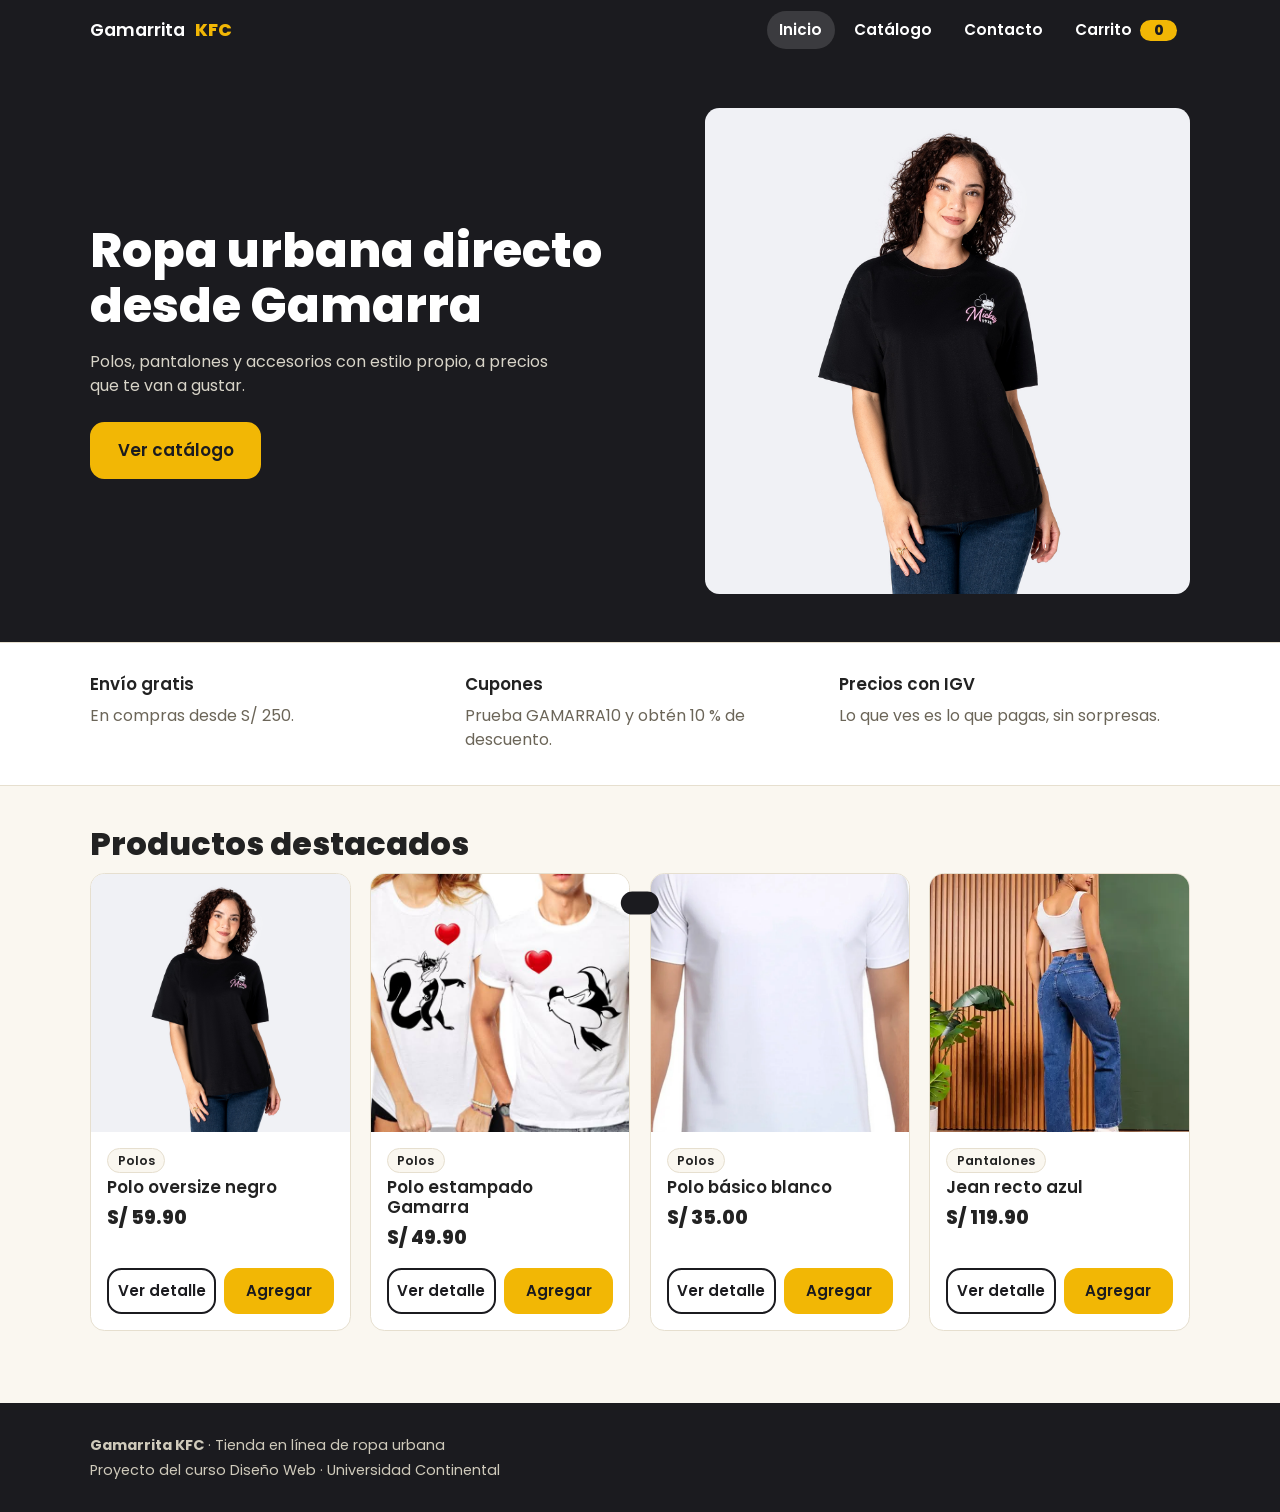
<file: index.html>
<!DOCTYPE html>
<html lang="es">
<head>
  <meta charset="UTF-8">
  <meta name="viewport" content="width=device-width, initial-scale=1.0">
  <title>Inicio · Gamarrita KFC</title>
  <link rel="stylesheet" href="css/variables.css">
  <link rel="stylesheet" href="css/estilos.css">
</head>
<body>

  <header class="cabecera">
    <div class="contenedor barra">
      <a href="index.html" class="logo">Gamarrita <strong>KFC</strong></a>
      <nav aria-label="Principal">
        <ul class="menu">
          <li><a href="index.html" aria-current="page">Inicio</a></li>
          <li><a href="catalogo.html">Catálogo</a></li>
          <li><a href="contacto.html">Contacto</a></li>
          <li><a href="carrito.html">Carrito <span id="contador" class="contador">0</span></a></li>
        </ul>
      </nav>
    </div>
  </header>

  <main>
    <section class="hero">
      <div class="contenedor hero-grid">
        <div>
          <h1>Ropa urbana directo desde Gamarra</h1>
          <p>Polos, pantalones y accesorios con estilo propio, a precios que te van a gustar.</p>
          <a href="catalogo.html" class="btn btn-grande">Ver catálogo</a>
        </div>
        <img src="img/polo-oversize.webp" alt="Polo oversize negro de Gamarrita KFC" width="300" height="300">
      </div>
    </section>

    <section class="beneficios">
      <div class="contenedor beneficios-grid">
        <div>
          <h3>Envío gratis</h3>
          <p>En compras desde S/ 250.</p>
        </div>
        <div>
          <h3>Cupones</h3>
          <p>Prueba GAMARRA10 y obtén 10 % de descuento.</p>
        </div>
        <div>
          <h3>Precios con IGV</h3>
          <p>Lo que ves es lo que pagas, sin sorpresas.</p>
        </div>
      </div>
    </section>

    <section class="seccion">
      <div class="contenedor">
        <h2>Productos destacados</h2>
        <div id="destacados" class="rejilla"></div>
      </div>
    </section>
  </main>

  <footer class="pie">
    <div class="contenedor">
      <p><strong>Gamarrita KFC</strong> · Tienda en línea de ropa urbana</p>
      <p>Proyecto del curso Diseño Web · Universidad Continental</p>
    </div>
  </footer>

  <!-- Ventana de detalle (la usa el botón "Ver detalle" de los destacados) -->
  <dialog id="detalle">
    <button type="button" class="cerrar" data-cerrar aria-label="Cerrar">&times;</button>
    <div id="detalle-contenido" class="detalle-grid"></div>
  </dialog>

  <!-- Mensaje flotante -->
  <div id="aviso" class="aviso" role="status" aria-live="polite"></div>

  <!-- El orden importa: app.js siempre al final -->
  <script src="js/datos.js"></script>
  <script src="js/calculos.js"></script>
  <script src="js/carrito.js"></script>
  <script src="js/app.js"></script>
</body>
</html>
</file>
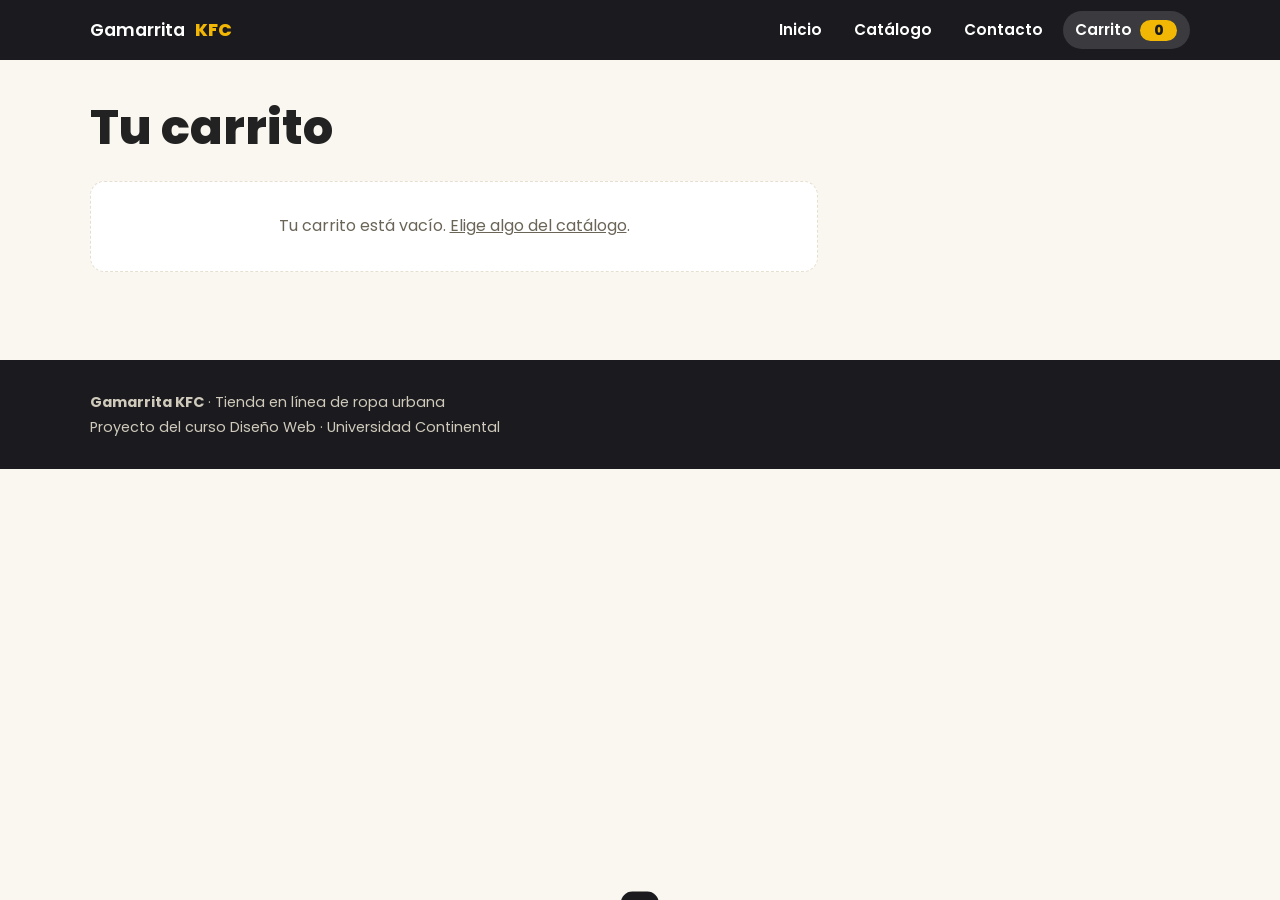
<file: carrito.html>
<!DOCTYPE html>
<html lang="es">
<head>
  <meta charset="UTF-8">
  <meta name="viewport" content="width=device-width, initial-scale=1.0">
  <title>Carrito · Gamarrita KFC</title>
  <link rel="stylesheet" href="css/variables.css">
  <link rel="stylesheet" href="css/estilos.css">
</head>
<body>

  <header class="cabecera">
    <div class="contenedor barra">
      <a href="index.html" class="logo">Gamarrita <strong>KFC</strong></a>
      <nav aria-label="Principal">
        <ul class="menu">
          <li><a href="index.html">Inicio</a></li>
          <li><a href="catalogo.html">Catálogo</a></li>
          <li><a href="contacto.html">Contacto</a></li>
          <li><a href="carrito.html" aria-current="page">Carrito <span id="contador" class="contador">0</span></a></li>
        </ul>
      </nav>
    </div>
  </header>

  <main class="seccion">
    <div class="contenedor">
      <h1>Tu carrito</h1>

      <div class="carrito-grid">
        <div id="lineas-carrito"></div>

        <aside id="resumen" class="resumen" hidden>
          <h2>Resumen</h2>

          <form id="form-cupon" class="form-cupon">
            <label for="cupon">¿Tienes un cupón?</label>
            <div class="fila">
              <input type="text" id="cupon" name="cupon" placeholder="GAMARRA10">
              <button type="submit" class="btn-secundario">Aplicar</button>
            </div>
            <p id="msg-cupon" class="msg-cupon" role="status"></p>
          </form>

          <dl id="resumen-detalle"></dl>

          <button type="button" class="btn btn-grande" data-finalizar>Finalizar compra</button>
          <p class="nota">Proyecto académico: no se realiza ningún cobro real.</p>
        </aside>
      </div>
    </div>
  </main>

  <footer class="pie">
    <div class="contenedor">
      <p><strong>Gamarrita KFC</strong> · Tienda en línea de ropa urbana</p>
      <p>Proyecto del curso Diseño Web · Universidad Continental</p>
    </div>
  </footer>

  <div id="aviso" class="aviso" role="status" aria-live="polite"></div>

  <script src="js/datos.js"></script>
  <script src="js/calculos.js"></script>
  <script src="js/carrito.js"></script>
  <script src="js/app.js"></script>
</body>
</html>
</file>
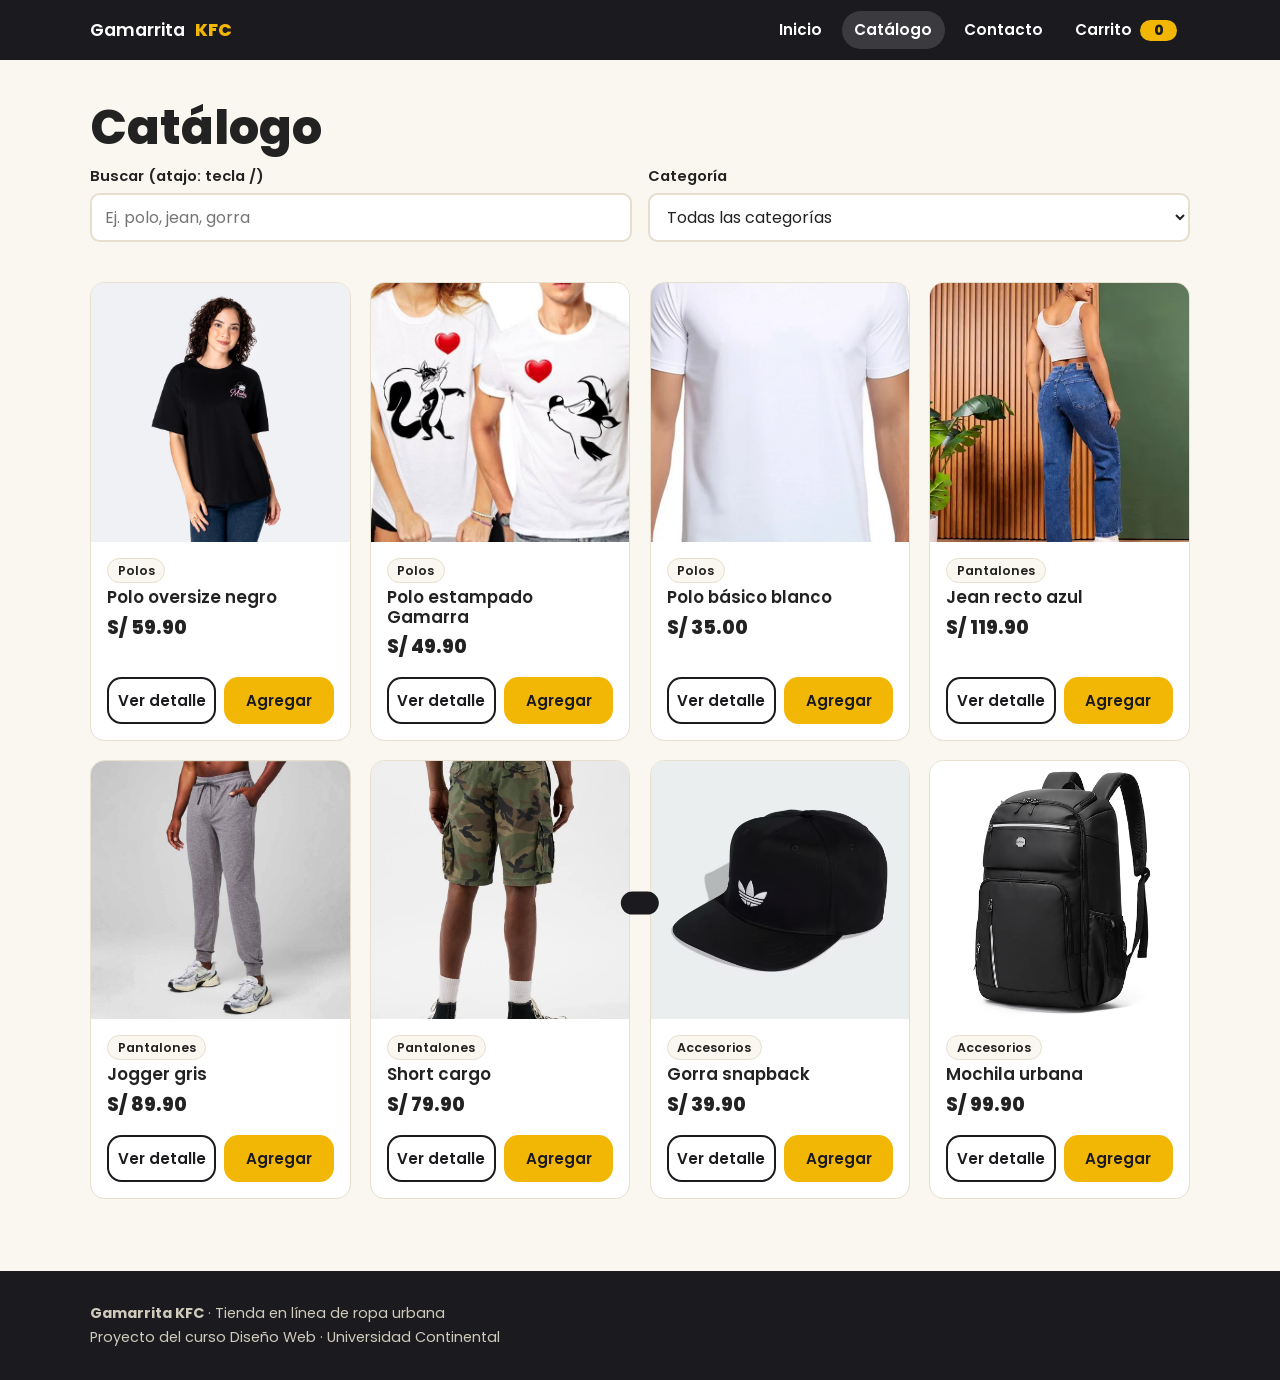
<file: catalogo.html>
<!DOCTYPE html>
<html lang="es">
<head>
  <meta charset="UTF-8">
  <meta name="viewport" content="width=device-width, initial-scale=1.0">
  <title>Catálogo · Gamarrita KFC</title>
  <link rel="stylesheet" href="css/variables.css">
  <link rel="stylesheet" href="css/estilos.css">
</head>
<body>

  <header class="cabecera">
    <div class="contenedor barra">
      <a href="index.html" class="logo">Gamarrita <strong>KFC</strong></a>
      <nav aria-label="Principal">
        <ul class="menu">
          <li><a href="index.html">Inicio</a></li>
          <li><a href="catalogo.html" aria-current="page">Catálogo</a></li>
          <li><a href="contacto.html">Contacto</a></li>
          <li><a href="carrito.html">Carrito <span id="contador" class="contador">0</span></a></li>
        </ul>
      </nav>
    </div>
  </header>

  <main class="seccion">
    <div class="contenedor">
      <h1>Catálogo</h1>

      <div class="filtros">
        <div class="campo">
          <label for="buscador">Buscar (atajo: tecla /)</label>
          <input type="search" id="buscador" placeholder="Ej. polo, jean, gorra">
        </div>
        <div class="campo">
          <label for="filtro-categoria">Categoría</label>
          <select id="filtro-categoria"></select>
        </div>
      </div>

      <div id="catalogo" class="rejilla"></div>
      <p id="sin-resultados" class="vacio" hidden>No encontramos productos con esa búsqueda.</p>
    </div>
  </main>

  <footer class="pie">
    <div class="contenedor">
      <p><strong>Gamarrita KFC</strong> · Tienda en línea de ropa urbana</p>
      <p>Proyecto del curso Diseño Web · Universidad Continental</p>
    </div>
  </footer>

  <dialog id="detalle">
    <button type="button" class="cerrar" data-cerrar aria-label="Cerrar">&times;</button>
    <div id="detalle-contenido" class="detalle-grid"></div>
  </dialog>

  <div id="aviso" class="aviso" role="status" aria-live="polite"></div>

  <script src="js/datos.js"></script>
  <script src="js/calculos.js"></script>
  <script src="js/carrito.js"></script>
  <script src="js/app.js"></script>
</body>
</html>
</file>
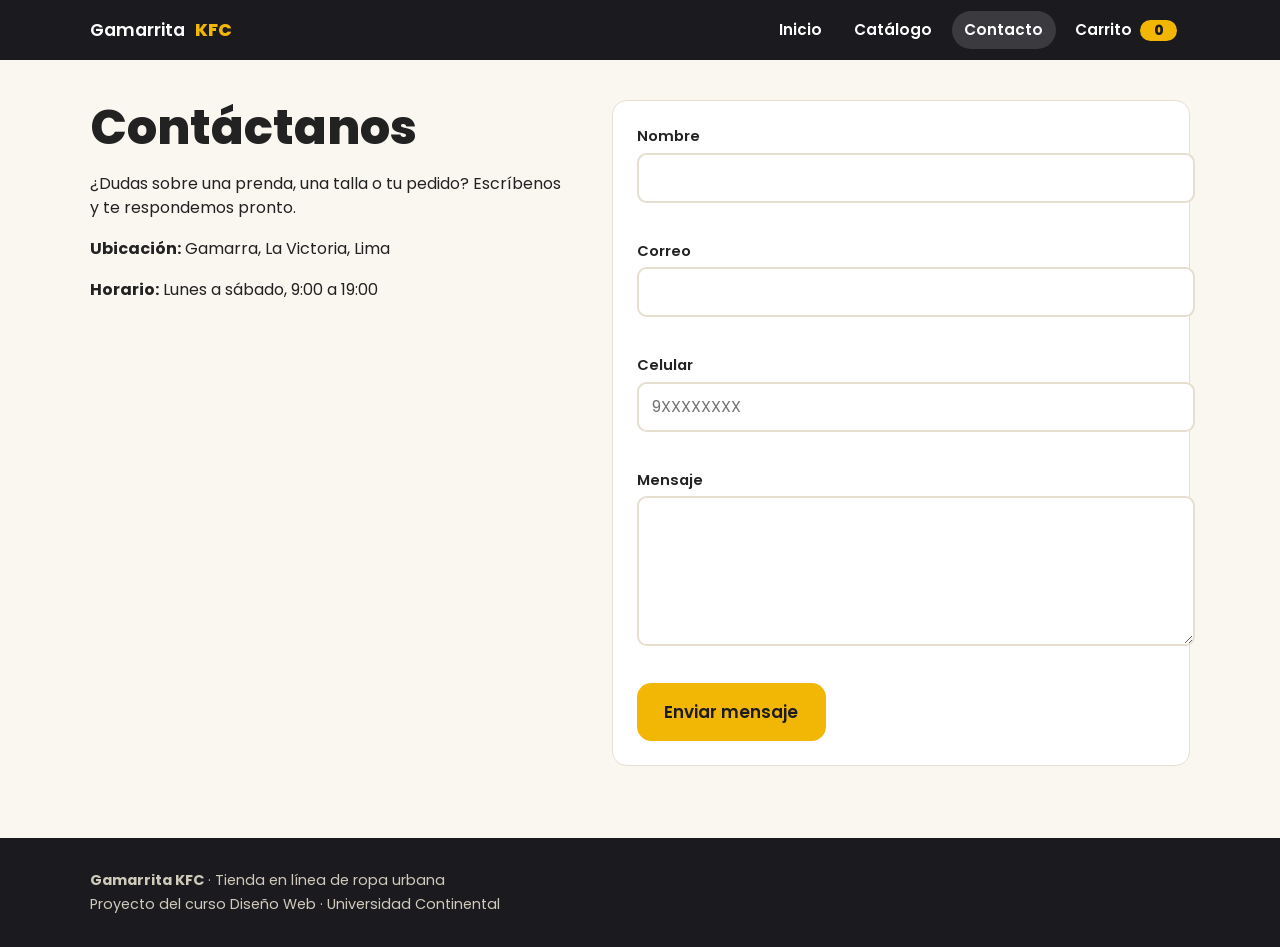
<file: contacto.html>
<!DOCTYPE html>
<html lang="es">
<head>
  <meta charset="UTF-8">
  <meta name="viewport" content="width=device-width, initial-scale=1.0">
  <title>Contacto · Gamarrita KFC</title>
  <link rel="stylesheet" href="css/variables.css">
  <link rel="stylesheet" href="css/estilos.css">
</head>
<body>

  <header class="cabecera">
    <div class="contenedor barra">
      <a href="index.html" class="logo">Gamarrita <strong>KFC</strong></a>
      <nav aria-label="Principal">
        <ul class="menu">
          <li><a href="index.html">Inicio</a></li>
          <li><a href="catalogo.html">Catálogo</a></li>
          <li><a href="contacto.html" aria-current="page">Contacto</a></li>
          <li><a href="carrito.html">Carrito <span id="contador" class="contador">0</span></a></li>
        </ul>
      </nav>
    </div>
  </header>

  <main class="seccion">
    <div class="contenedor contacto-grid">
      <div>
        <h1>Contáctanos</h1>
        <p>¿Dudas sobre una prenda, una talla o tu pedido? Escríbenos y te respondemos pronto.</p>
        <p><strong>Ubicación:</strong> Gamarra, La Victoria, Lima</p>
        <p><strong>Horario:</strong> Lunes a sábado, 9:00 a 19:00</p>
      </div>

      <form id="form-contacto" class="formulario" novalidate>
        <div class="campo">
          <label for="nombre">Nombre</label>
          <input type="text" id="nombre" name="nombre" autocomplete="name">
          <p id="error-nombre" class="error"></p>
        </div>

        <div class="campo">
          <label for="correo">Correo</label>
          <input type="email" id="correo" name="correo" autocomplete="email">
          <p id="error-correo" class="error"></p>
        </div>

        <div class="campo">
          <label for="celular">Celular</label>
          <input type="tel" id="celular" name="celular" autocomplete="tel" placeholder="9XXXXXXXX">
          <p id="error-celular" class="error"></p>
        </div>

        <div class="campo">
          <label for="mensaje">Mensaje</label>
          <textarea id="mensaje" name="mensaje" rows="5"></textarea>
          <p id="error-mensaje" class="error"></p>
        </div>

        <button type="submit" class="btn btn-grande">Enviar mensaje</button>
        <p id="exito-contacto" class="exito-form" role="status" hidden>¡Gracias! Recibimos tu mensaje.</p>
      </form>
    </div>
  </main>

  <footer class="pie">
    <div class="contenedor">
      <p><strong>Gamarrita KFC</strong> · Tienda en línea de ropa urbana</p>
      <p>Proyecto del curso Diseño Web · Universidad Continental</p>
    </div>
  </footer>

  <div id="aviso" class="aviso" role="status" aria-live="polite"></div>

  <script src="js/datos.js"></script>
  <script src="js/calculos.js"></script>
  <script src="js/carrito.js"></script>
  <script src="js/app.js"></script>
  <script src="js/formulario.js"></script>
</body>
</html>
</file>
<file: css/variables.css>
/* variables.css — paleta, tipografía y espaciados de Gamarrita KFC */
@import url("https://fonts.googleapis.com/css2?family=Poppins:wght@400;600;800&display=swap");
 
:root {
  --color-primario: #1B1B1F;
  --color-acento: #F2B705;
  --color-fondo: #FAF7F0;
  --color-superficie: #FFFFFF;
  --color-texto: #222222;
  --color-texto-suave: #6B6558;
  --color-borde: #E6DFCF;
  --color-exito: #1E7A45;
  --color-error: #B03A2E;
 
  --fuente: "Poppins", "Segoe UI", system-ui, sans-serif;
  --radio: 0.9rem;
  --espacio: 1rem;
  --ancho: min(94%, 1100px);
}
</file>
<file: css/estilos.css>
/* estilos.css — estilos generales de Gamarrita KFC (usa las variables de variables.css) */
s · CSS
/* estilos.css — estilos generales de Gamarrita KFC (usa las variables de variables.css) */
 
*, *::before, *::after { box-sizing: border-box; }
html { scroll-behavior: smooth; }
body {
  margin: 0;
  font-family: var(--fuente);
  color: var(--color-texto);
  background: var(--color-fondo);
  line-height: 1.55;
}
img { max-width: 100%; height: auto; display: block; }
a { color: inherit; }
h1, h2, h3 { line-height: 1.15; margin: 0 0 .6rem; }
h1 { font-size: clamp(1.9rem, 4vw, 3rem); font-weight: 800; }
h2 { font-size: clamp(1.4rem, 3vw, 2rem); font-weight: 800; }
h3 { font-size: 1.05rem; font-weight: 600; }
:focus-visible { outline: 3px solid var(--color-acento); outline-offset: 2px; }
 
.contenedor { width: var(--ancho); margin-inline: auto; }
.seccion { padding-block: 2.5rem; }
 
/* ---------- Cabecera ---------- */
.cabecera {
  position: sticky; top: 0; z-index: 10;
  background: var(--color-primario); color: #fff;
  transition: box-shadow .2s;
}
.cabecera.con-sombra { box-shadow: 0 4px 16px rgba(0, 0, 0, .35); }
.barra { display: flex; align-items: center; justify-content: space-between; gap: var(--espacio); padding-block: .7rem; }
.logo { display: flex; align-items: center; gap: .6rem; text-decoration: none; font-weight: 600; font-size: 1.1rem; }
.logo strong { color: var(--color-acento); font-weight: 800; }
.menu { display: flex; gap: .4rem; list-style: none; margin: 0; padding: 0; }
.menu a { display: block; padding: .45rem .8rem; border-radius: 999px; text-decoration: none; font-weight: 600; font-size: .95rem; }
.menu a:hover, .menu a[aria-current="page"] { background: rgba(255, 255, 255, .14); }
.contador {
  display: inline-block; min-width: 1.5rem; padding: 0 .4rem; margin-left: .25rem;
  border-radius: 999px; background: var(--color-acento); color: var(--color-primario);
  font-weight: 800; font-size: .85rem; text-align: center;
}
 
/* ---------- Botones ---------- */
.btn, .btn-secundario, .btn-quitar {
  font-family: inherit; font-weight: 600; font-size: .95rem;
  border-radius: var(--radio); padding: .6rem 1rem; cursor: pointer;
  border: 2px solid var(--color-primario); text-decoration: none; display: inline-block; text-align: center;
}
.btn { background: var(--color-acento); color: var(--color-primario); border-color: var(--color-acento); }
.btn:hover { filter: brightness(.95); }
.btn:disabled { background: var(--color-borde); border-color: var(--color-borde); color: var(--color-texto-suave); cursor: not-allowed; }
.btn-secundario { background: transparent; color: var(--color-primario); }
.btn-secundario:hover { background: var(--color-primario); color: #fff; }
.btn-quitar { background: transparent; border-color: transparent; color: var(--color-error); padding-inline: .4rem; }
.btn-quitar:hover { text-decoration: underline; }
.btn-grande { padding: .85rem 1.6rem; font-size: 1.05rem; }
 
/* ---------- Inicio ---------- */
.hero { background: var(--color-primario); color: #fff; padding-block: 3rem; }
.hero-grid { display: grid; grid-template-columns: 1.2fr 1fr; gap: 2rem; align-items: center; }
.hero p { color: #d8d4c8; max-width: 46ch; margin-bottom: 1.4rem; }
.hero img { border-radius: var(--radio); background: #2a2a30; aspect-ratio: 1; object-fit: cover; width: 100%; }
.beneficios { background: var(--color-superficie); border-block: 1px solid var(--color-borde); padding-block: 2rem; }
.beneficios-grid { display: grid; grid-template-columns: repeat(3, 1fr); gap: 1.5rem; }
.beneficios p { margin: 0; color: var(--color-texto-suave); }
 
/* ---------- Catálogo ---------- */
.rejilla { display: grid; grid-template-columns: repeat(auto-fill, minmax(230px, 1fr)); gap: 1.2rem; }
.tarjeta {
  background: var(--color-superficie); border: 1px solid var(--color-borde);
  border-radius: var(--radio); overflow: hidden; display: flex; flex-direction: column;
}
.tarjeta img { width: 100%; aspect-ratio: 1; object-fit: cover; background: var(--color-borde); }
.tarjeta-cuerpo { padding: 1rem; display: flex; flex-direction: column; gap: .35rem; flex: 1; }
.tarjeta h3 { margin: 0; }
.etiqueta {
  align-self: flex-start; font-size: .78rem; font-weight: 600; text-transform: capitalize;
  background: var(--color-fondo); border: 1px solid var(--color-borde); border-radius: 999px; padding: .1rem .6rem;
}
.precio { font-weight: 800; font-size: 1.2rem; margin: 0; }
.acciones { display: flex; gap: .5rem; margin-top: auto; padding-top: .6rem; }
.acciones button { flex: 1; padding-inline: .5rem; }
.filtros { display: flex; flex-wrap: wrap; gap: 1rem; margin-bottom: 1.5rem; }
.filtros .campo { flex: 1 1 220px; }
.vacio { padding: 2rem; text-align: center; background: var(--color-superficie); border: 1px dashed var(--color-borde); border-radius: var(--radio); color: var(--color-texto-suave); }
.vacio.exito { color: var(--color-exito); border-color: var(--color-exito); font-weight: 600; }
 
/* ---------- Campos de formulario ---------- */
.campo { display: flex; flex-direction: column; gap: .3rem; margin-bottom: 1rem; }
label { font-weight: 600; font-size: .92rem; }
label small { font-weight: 400; color: var(--color-texto-suave); }
input, select, textarea {
  font-family: inherit; font-size: 1rem; padding: .65rem .8rem; width: 100%;
  border: 2px solid var(--color-borde); border-radius: .6rem; background: var(--color-superficie); color: var(--color-texto);
}
input:focus, select:focus, textarea:focus { border-color: var(--color-primario); outline: none; }
input[aria-invalid="true"], textarea[aria-invalid="true"] { border-color: var(--color-error); }
.error { color: var(--color-error); font-size: .85rem; min-height: 1.2em; margin: 0; }
 
/* ---------- Detalle (dialog) ---------- */
dialog { border: none; border-radius: var(--radio); padding: 1.5rem; width: min(92%, 720px); background: var(--color-superficie); }
dialog::backdrop { background: rgba(27, 27, 31, .65); }
.cerrar { position: absolute; top: .6rem; right: .8rem; background: none; border: none; font-size: 1.8rem; cursor: pointer; line-height: 1; }
.detalle-grid { display: grid; grid-template-columns: 1fr 1.2fr; gap: 1.5rem; align-items: start; }
.detalle-grid img { border-radius: var(--radio); background: var(--color-borde); aspect-ratio: 1; object-fit: cover; width: 100%; }
.stock { color: var(--color-texto-suave); font-size: .88rem; margin: 0; }
 
/* ---------- Carrito ---------- */
.carrito-grid { display: grid; grid-template-columns: 1fr 340px; gap: 2rem; align-items: start; }
.linea {
  display: grid; grid-template-columns: 80px 1fr auto auto auto; gap: 1rem; align-items: center;
  background: var(--color-superficie); border: 1px solid var(--color-borde); border-radius: var(--radio);
  padding: .8rem; margin-bottom: .8rem;
}
.linea img { width: 80px; height: 80px; object-fit: cover; border-radius: .6rem; background: var(--color-borde); }
.linea-info p { margin: 0; font-size: .9rem; }
.cantidad { display: flex; align-items: center; gap: .3rem; }
.cantidad input { width: 3.6rem; text-align: center; padding: .45rem; }
.cantidad button { padding: .35rem .7rem; }
.linea-total { font-weight: 800; margin: 0; min-width: 5.5rem; text-align: right; }
.resumen { background: var(--color-superficie); border: 1px solid var(--color-borde); border-radius: var(--radio); padding: 1.3rem; position: sticky; top: 5rem; }
.resumen dl { display: grid; grid-template-columns: 1fr auto; gap: .35rem 1rem; margin: 0 0 1rem; }
.resumen dd { margin: 0; text-align: right; font-variant-numeric: tabular-nums; }
.resumen .menor { color: var(--color-texto-suave); font-size: .85rem; }
.resumen .total { font-weight: 800; font-size: 1.2rem; border-top: 2px solid var(--color-primario); padding-top: .5rem; margin-top: .3rem; }
.form-cupon { margin-bottom: 1.2rem; }
.fila { display: flex; gap: .5rem; }
.fila input { flex: 1; text-transform: uppercase; }
.msg-cupon { font-size: .85rem; margin: .4rem 0 0; min-height: 1.2em; color: var(--color-exito); }
.msg-cupon.error-texto { color: var(--color-error); }
.resumen .btn-grande { width: 100%; }
.nota { font-size: .82rem; color: var(--color-texto-suave); margin-top: .8rem; }
 
/* ---------- Contacto ---------- */
.contacto-grid { display: grid; grid-template-columns: 1fr 1.2fr; gap: 2.5rem; align-items: start; }
.formulario { background: var(--color-superficie); border: 1px solid var(--color-borde); border-radius: var(--radio); padding: 1.5rem; }
.exito-form { color: var(--color-exito); font-weight: 600; margin: 1rem 0 0; }
 
/* ---------- Aviso emergente ---------- */
.aviso {
  position: fixed; left: 50%; bottom: 1.2rem; transform: translate(-50%, 150%);
  background: var(--color-primario); color: #fff; padding: .7rem 1.2rem; border-radius: 999px;
  font-weight: 600; font-size: .92rem; transition: transform .25s; z-index: 30;
}
.aviso.visible { transform: translate(-50%, 0); }
 
/* ---------- Pie ---------- */
.pie { background: var(--color-primario); color: #cfcabb; padding-block: 1.8rem; margin-top: 2rem; font-size: .9rem; }
.pie p { margin: .15rem 0; }
 
/* ---------- Responsive ---------- */
@media (max-width: 900px) {
  .carrito-grid { grid-template-columns: 1fr; }
  .resumen { position: static; }
  .contacto-grid { grid-template-columns: 1fr; }
}
@media (max-width: 768px) {
  .hero-grid, .beneficios-grid, .detalle-grid { grid-template-columns: 1fr; }
  .hero img { max-height: 280px; }
  .linea { grid-template-columns: 70px 1fr auto; }
  .linea img { width: 70px; height: 70px; }
  .linea .cantidad { grid-column: 2 / 4; }
  .linea-total { text-align: left; }
}
@media (max-width: 480px) {
  .barra { flex-direction: column; align-items: flex-start; }
  .menu { flex-wrap: wrap; }
  .rejilla { grid-template-columns: repeat(2, 1fr); gap: .7rem; }
  .acciones { flex-direction: column; }
  .tarjeta-cuerpo { padding: .7rem; }
}
@media (prefers-reduced-motion: reduce) {
  * { transition: none !important; scroll-behavior: auto !important; }
}
</file>
